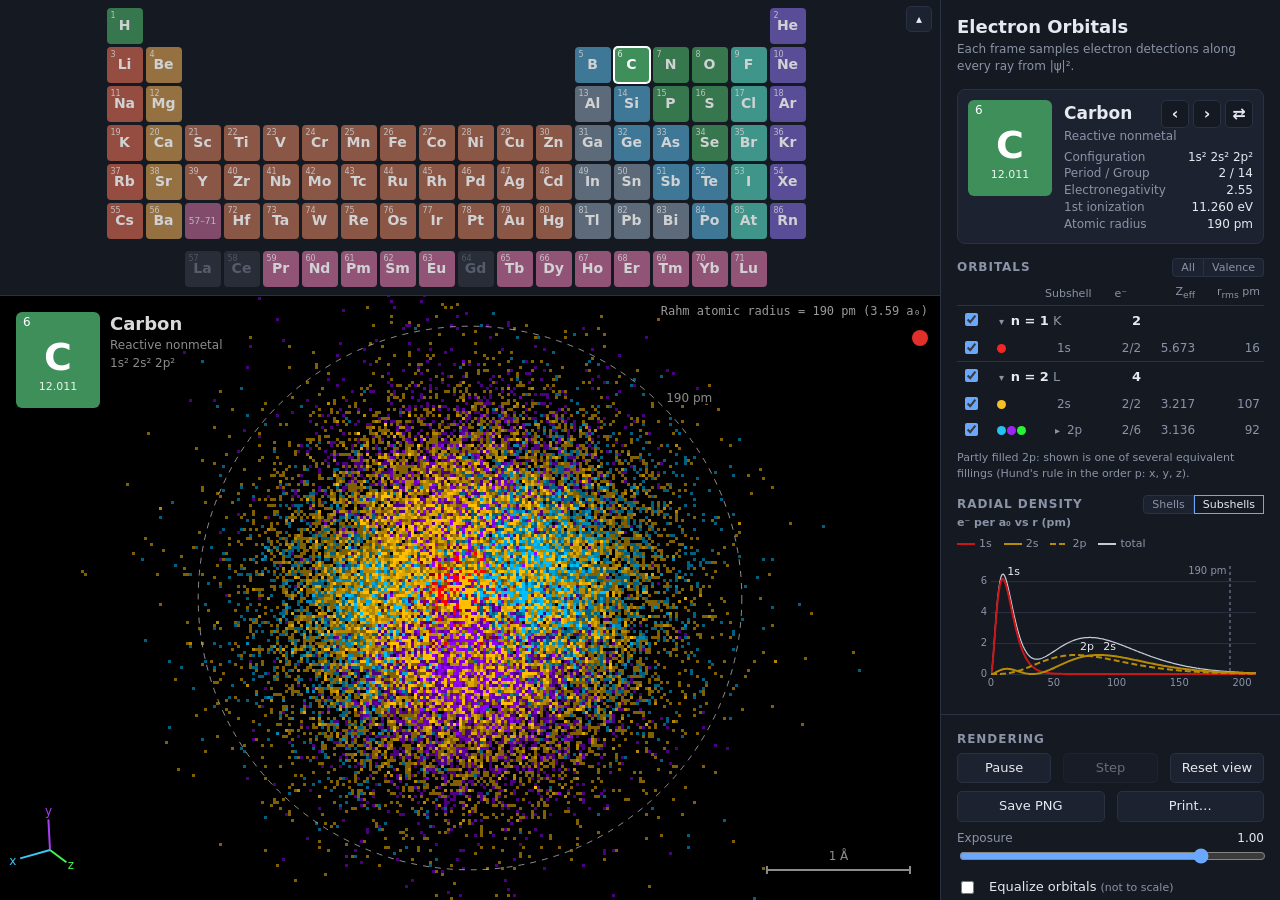
<file: index.html>
<!DOCTYPE html>
<html lang="en">
<head>
  <meta charset="utf-8">
  <meta name="viewport" content="width=device-width, initial-scale=1">
  <title>Electron Orbitals</title>
  <link rel="stylesheet" href="css/categories.css">
  <link rel="stylesheet" href="css/style.css">
</head>
<body>
  <main id="stage">
    <nav id="ptable" class="ptable" aria-label="Periodic table"></nav>
    <div id="recbar" class="recbar" hidden aria-label="Video rendering"></div>
    <div id="view">
      <canvas id="gl"></canvas>
      <canvas id="overlay"></canvas>
      <button id="rec-dot" class="rec-dot" title="Render a video" aria-label="Render a video" aria-pressed="false"></button>
      <div id="error" hidden></div>
    </div>
  </main>

  <aside id="panel">
    <header>
      <h1>Electron Orbitals</h1>
      <p class="sub">Each frame samples electron detections along every ray from |ψ|².</p>
    </header>

    <section id="element-card" class="card"></section>

    <section>
      <div class="h2-row">
        <h2>Orbitals</h2>
        <div class="seg">
          <button id="show-all" title="Show every orbital">All</button>
          <button id="show-valence" title="Show only the outer shell (and an open d subshell)">Valence</button>
        </div>
      </div>
      <table id="legend">
        <thead>
          <tr><th></th><th></th><th>Subshell</th><th>e⁻</th><th class="num">Z<sub>eff</sub></th><th class="num" title="RMS radius √⟨r²⟩">r<sub>rms</sub> pm</th></tr>
        </thead>
        <tbody></tbody>
      </table>
      <p id="fill-note" class="note" hidden></p>
    </section>

    <section>
      <div class="h2-row">
        <h2>Radial density <span class="h2-unit">e⁻ per a₀ vs r (pm)</span></h2>
        <div class="seg">
          <button id="radial-shells" title="One curve per shell n">Shells</button>
          <button id="radial-subshells" title="One curve per subshell">Subshells</button>
          <button id="radial-compare" title="Total radial density of both atoms" hidden>A vs B</button>
        </div>
      </div>
      <div id="radial-legend" class="radial-legend"></div>
      <div class="radial-wrap">
        <canvas id="radial" role="img"
                aria-label="Radial electron density of each subshell and the total versus distance from the nucleus"></canvas>
        <div id="radial-tip" class="radial-tip" hidden></div>
      </div>
    </section>

    <section class="controls">
      <h2>Rendering</h2>
      <div class="row buttons">
        <button id="pause">Pause</button>
        <button id="step">Step</button>
        <button id="reset-view">Reset view</button>
      </div>
      <div class="row buttons">
        <button id="save-png" title="Download the current frame (with the overlay if shown) as a PNG (s)">Save PNG</button>
        <button id="print-page" title="Open a printable page: this view on white, boxed, with space for notes and the element details (p)">Print…</button>
      </div>
      <label class="slider">
        <span>Exposure <output id="exposure-val"></output></span>
        <input id="exposure" type="range" min="0" max="100" step="0.5"
               title="Mean detections per pixel per frame (if the whole atom were in view)">
      </label>
      <label class="row" title="Scale each orbital so its peak expected count is the same. Brightens the outer orbitals relative to the dense 1s core (relative densities are no longer to scale).">
        <input type="checkbox" id="equalize"> Equalize orbitals <span class="hint">(not to scale)</span>
      </label>
      <label class="row" title="Use the same scale for every element (sized to the largest atom) so atom sizes can be compared.">
        <input type="checkbox" id="fixed-scale"> Fixed scale <span class="hint">(compare sizes)</span>
      </label>
      <label class="row" title="Show only the half of the electron cloud behind a plane through the nucleus, parallel to the screen (at double brightness). Rotate the atom to see its depth structure. (c)">
        <input type="checkbox" id="cut"> Cut away front half <span class="hint">(behind the nucleus)</span>
      </label>
      <div class="row" title="Nearest (default) shows only the orbital whose detection is nearest to you, like an opaque surface (with the cut-away: the cloud just behind the cut). Blend mixes the colors of every orbital detected along a line of sight. (n)">
        <span>Color</span>
        <label><input type="radio" name="colormode" value="nearest"> Nearest</label>
        <label><input type="radio" name="colormode" value="blend"> Blend</label>
      </div>
      <label class="row" title="What the colors show. Shape: each orbital's angular shape (p_x, p_y, p_z, …), inner shells paler. Gray: brightness only. Subshell: s red, p blue, d green, f violet, inner shells paler. Shell: the shell n, in the radial chart's colors. Core / valence: inner electrons blue, valence amber. Nearest color only — Phase: the sign of the wavefunction at each detection (red +, blue −; which lobe is + is a convention, the pattern is not). Momentum: the local RMS momentum at each detection, slow blue to fast amber.">
        <span>Palette</span>
        <select id="scheme">
          <option value="shape">Shape</option>
          <option value="gray">Gray</option>
          <option value="subshell">Subshell (s p d f)</option>
          <option value="shell">Shell (n)</option>
          <option value="valence">Core / valence</option>
          <option value="phase">Phase (sign of ψ)</option>
          <option value="momentum">Momentum (local)</option>
        </select>
      </label>
      <div id="palette-key" class="palette-key" hidden></div>
      <p id="palette-note" class="note" hidden>Phase and momentum color each detection, so they need Nearest color; Blend shows Shape.</p>
      <div class="row" id="streak-row" title="Nearest color only. Draws each detection as a short line along the electron's momentum at that point: its local momentum spread, from the Wigner function (T = −½ ∇∇ ln|ψ|). Local: a random momentum with that spread. Axis: the spread's main axis. Lines have no arrow (+p and −p are equally likely); lengths are relative to each orbital's typical momentum. (m)">
        <span>Momentum</span>
        <label><input type="radio" name="streakmode" value="off"> Off</label>
        <label><input type="radio" name="streakmode" value="local"> Local</label>
        <label><input type="radio" name="streakmode" value="axis"> Axis</label>
      </div>
      <div class="row" id="fog-row" title="Nearest color only. Dims each detection by its depth, falling off with distance squared (Gaussian fog): full brightness at the front of the atom (its atomic radius, or the cut plane), fading toward the back; higher strength fades sooner. A visual cue for depth, not physics. Denser lines of sight tend to have nearer detections, so fog also brightens dense regions slightly. (f)">
        <label><input type="checkbox" id="fog"> Depth fog</label>
        <input id="fog-strength" type="range" min="0.1" max="1" step="0.05" aria-label="Depth fog strength">
        <output id="fog-val"></output>
      </div>
      <p id="streak-note" class="note" hidden>Momentum lines: the spread of momentum at each detection (Wigner function), relative to each orbital's typical momentum — what a momentum measurement there would tend to find, not a path. Where that spread is partly negative (near some nodes), only its positive part is drawn.</p>
      <label class="slider">
        <span>Counts for full brightness <output id="kmax-val"></output></span>
        <input id="kmax" type="range" min="1" max="20" step="0.5">
      </label>
      <label class="slider">
        <span>Tone gamma <output id="gamma-val"></output></span>
        <input id="gamma" type="range" min="0.2" max="1.5" step="0.05"
               title="brightness = (count / full)^gamma; lower lifts single detections">
      </label>
      <div class="row">
        <span>Background</span>
        <label><input type="radio" name="bgmode" value="dark"> Dark</label>
        <label><input type="radio" name="bgmode" value="white"> White</label>
      </div>
      <div class="row" title="Noise resolution. Full renders one sample per device pixel; Half renders at half resolution with crisp 2x2 grains. Auto drops resolution only if frames are slow.">
        <span>Resolution</span>
        <label><input type="radio" name="resmode" value="auto"> Auto</label>
        <label><input type="radio" name="resmode" value="full"> Full</label>
        <label><input type="radio" name="resmode" value="half"> Half</label>
      </div>
      <div id="perf" class="perf" aria-live="off"></div>
      <div class="row">
        <label title="seed = frame number"><input type="checkbox" id="debug-seed"> Debug seed</label>
        <label><input type="checkbox" id="show-overlay"> Overlay</label>
      </div>
    </section>

    <footer>
      <p>Drag to rotate · scroll to zoom · ←/→ change element · space pause · r reset · s save PNG · c cut away · n nearest / blend color · m momentum lines · f depth fog.
      Shift-click (or long-press) an element to compare it side by side.</p>
      <p>Hydrogen-like orbitals with Clementi–Raimondi Z<sub>eff</sub>; fixed orientation.</p>
      <p class="links">
        <a href="https://github.com/donniet/electron_orbitals_webgl#readme" target="_blank" rel="noopener">About, data sources and limits</a> ·
        <a href="https://github.com/donniet/electron_orbitals_webgl" target="_blank" rel="noopener">Source code</a> (AGPL-3.0)
      </p>
    </footer>
  </aside>

  <script type="module" src="js/main.js"></script>
</body>
</html>
</file>
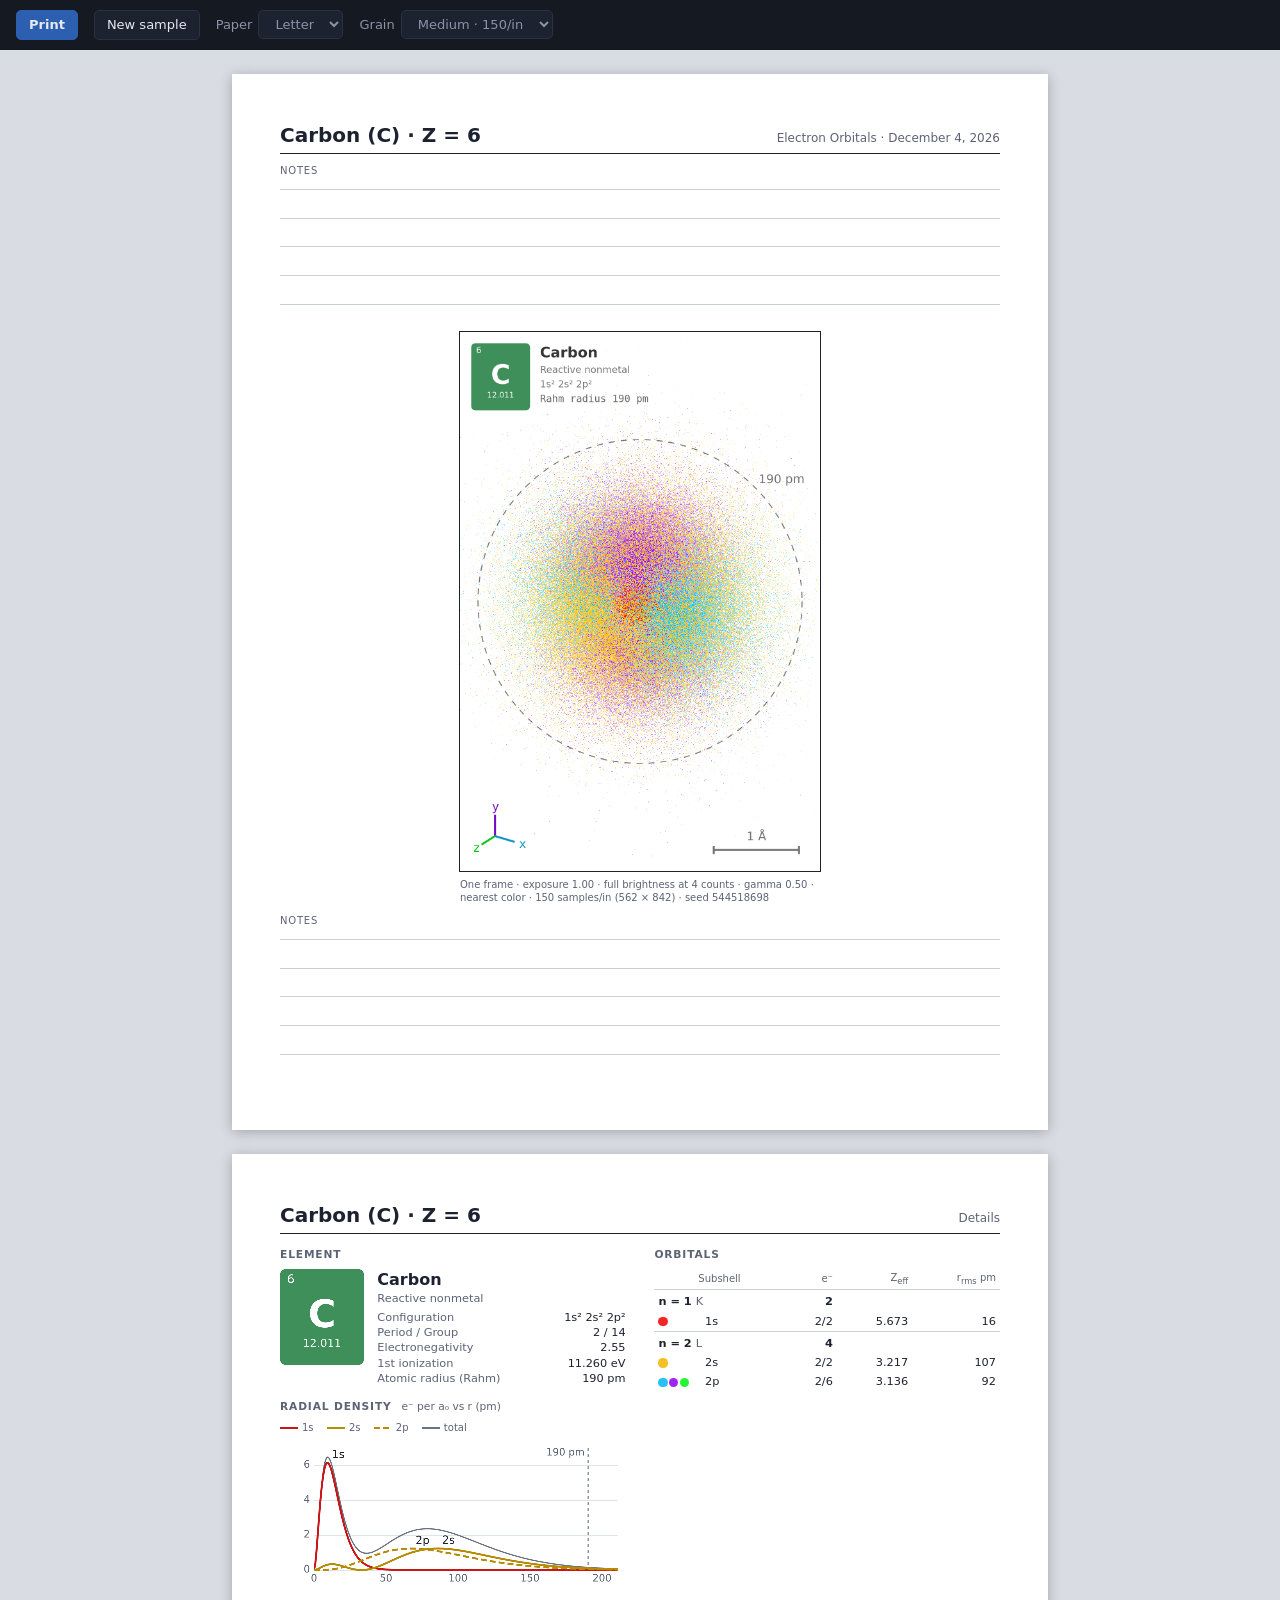
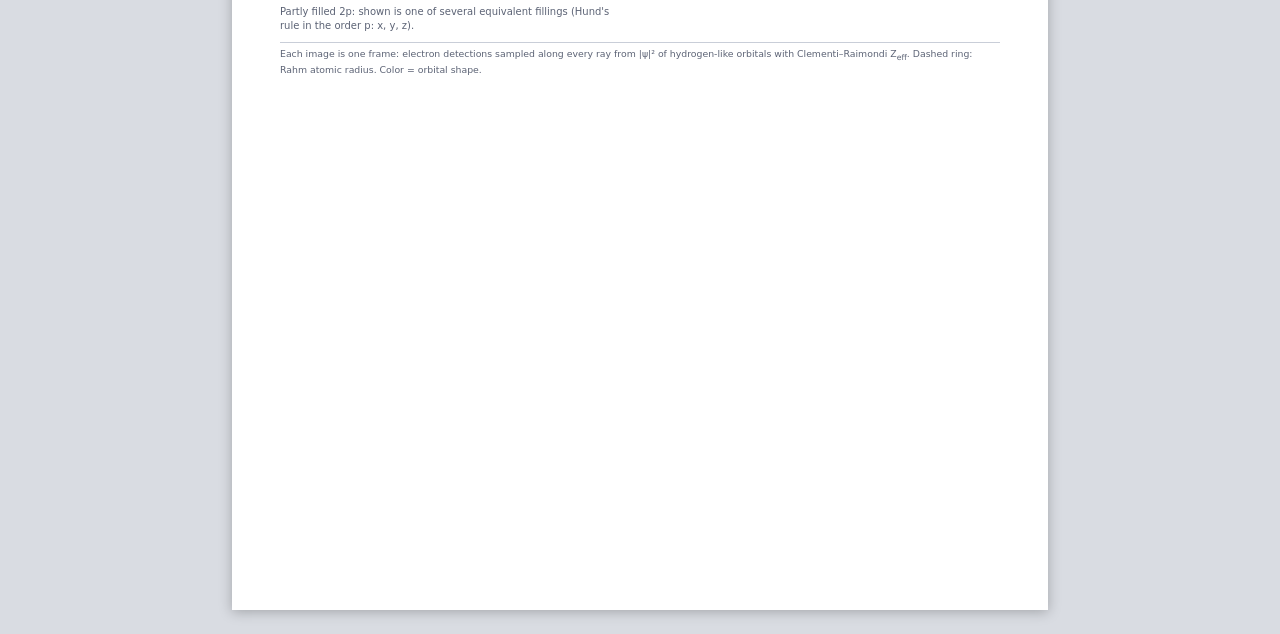
<file: print.html>
<!DOCTYPE html>
<html lang="en">
<head>
  <meta charset="utf-8">
  <meta name="viewport" content="width=device-width, initial-scale=1">
  <title>Electron Orbitals · Print</title>
  <link rel="stylesheet" href="css/categories.css">
  <link rel="stylesheet" href="css/print.css">
  <style id="page-size"></style>
</head>
<body>
  <!-- Screen only: the print settings. Opened from the app's Print button,
       which passes the current view in the URL. -->
  <div id="toolbar" class="toolbar">
    <button id="do-print" class="primary">Print</button>
    <button id="resample" title="Draw a new random sample of detections">New sample</button>
    <label>Paper
      <select id="paper">
        <option value="letter">Letter</option>
        <option value="a4">A4</option>
      </select>
    </label>
    <label title="Noise samples per inch on paper (the image itself is 300 pixels per inch)">Grain
      <select id="grain">
        <option value="1">Fine · 300/in</option>
        <option value="2">Medium · 150/in</option>
        <option value="4">Coarse · 75/in</option>
      </select>
    </label>
    <span id="status" class="status" aria-live="polite"></span>
  </div>

  <!-- Page 1: notes, the boxed simulation, notes (the notes share the
       space the image leaves). Page 2: the details. -->
  <article class="sheet page1">
    <header class="head">
      <h1 class="title"></h1>
      <span class="head-right">Electron Orbitals · <span id="date"></span></span>
    </header>

    <section class="notes" aria-label="Notes"><span class="notes-label">Notes</span></section>

    <figure class="sim">
      <div id="sim-box" class="sim-box">
        <img id="sim-img" alt="">
        <div id="error" class="error" hidden></div>
      </div>
      <figcaption id="caption" class="caption"></figcaption>
    </figure>

    <section class="notes" aria-label="Notes"><span class="notes-label">Notes</span></section>
  </article>

  <article class="sheet page2">
    <header class="head">
      <h1 class="title"></h1>
      <span class="head-right">Details</span>
    </header>

    <div class="details">
      <div class="col">
        <section>
          <h2>Element</h2>
          <div id="element-card" class="card"></div>
        </section>
        <section class="radial-sec">
          <h2>Radial density <span class="h2-unit">e⁻ per a₀ vs r (pm)</span></h2>
          <div id="radial-legend" class="radial-legend"></div>
          <canvas id="radial" role="img"
                  aria-label="Radial electron density of each subshell and the total versus distance from the nucleus"></canvas>
        </section>
        <p id="model-notes" class="note"></p>
      </div>
      <div class="col">
        <section>
          <h2>Orbitals</h2>
          <table id="legend" class="legend"></table>
          <p id="hidden-note" class="note" hidden></p>
        </section>
      </div>
    </div>

    <footer class="foot">
      Each image is one frame: electron detections sampled along every ray from |ψ|² of
      hydrogen-like orbitals with Clementi–Raimondi Z<sub>eff</sub>. Dashed ring: Rahm atomic
      radius. Color = orbital shape.
    </footer>
  </article>

  <script type="module" src="js/print.js"></script>
</body>
</html>
</file>
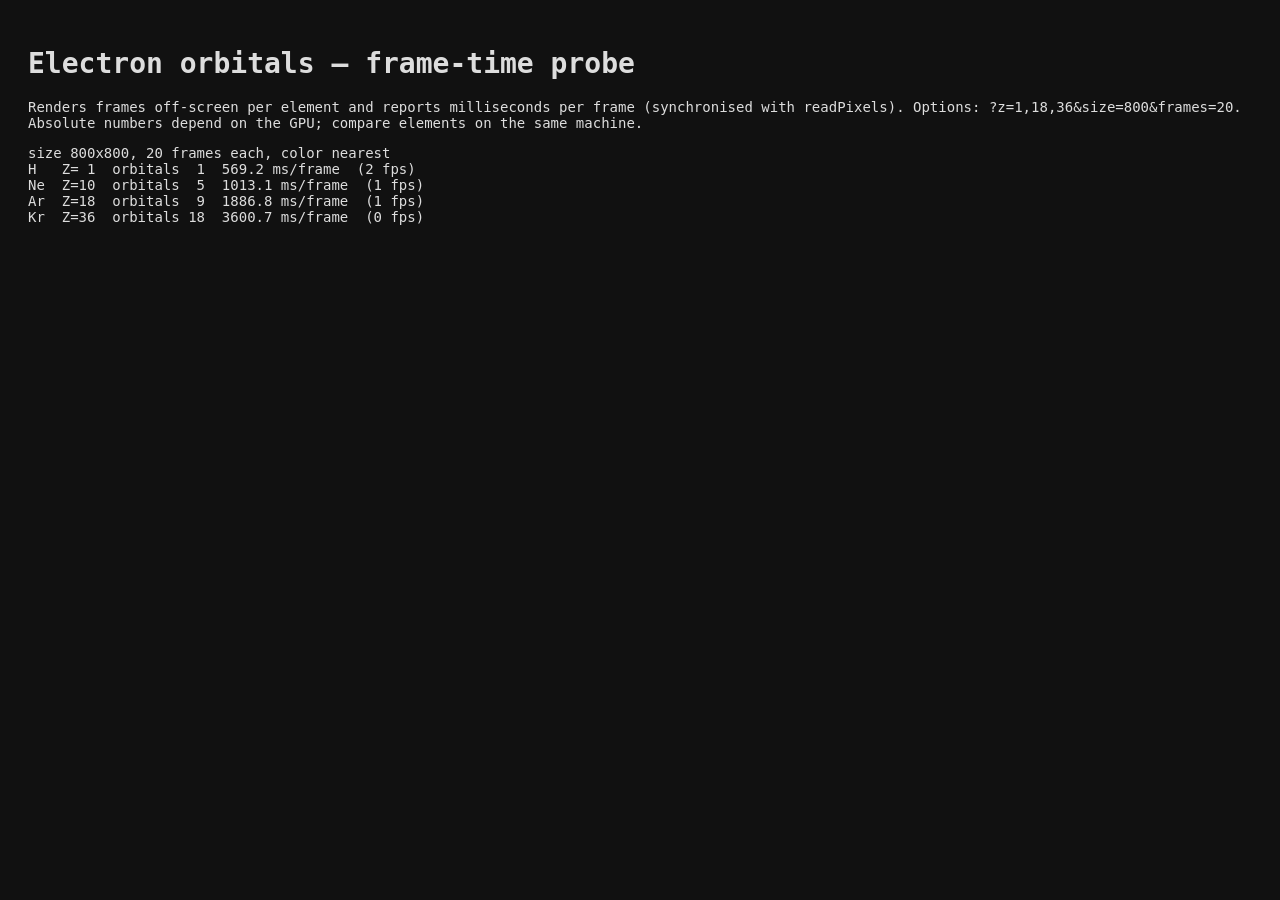
<file: tests/bench.html>
<!DOCTYPE html>
<html lang="en">
<head>
  <meta charset="utf-8">
  <title>bench…</title>
  <style>
    body { font: 14px ui-monospace, monospace; background: #111; color: #ddd; padding: 20px; }
  </style>
</head>
<body>
  <h1>Electron orbitals – frame-time probe</h1>
  <p>Renders frames off-screen per element and reports milliseconds per frame
     (synchronised with readPixels). Options: <code>?z=1,18,36&amp;size=800&amp;frames=20</code>.
     Absolute numbers depend on the GPU; compare elements on the same machine.</p>
  <pre id="out">running…</pre>
  <script type="module" src="bench.js"></script>
</body>
</html>
</file>
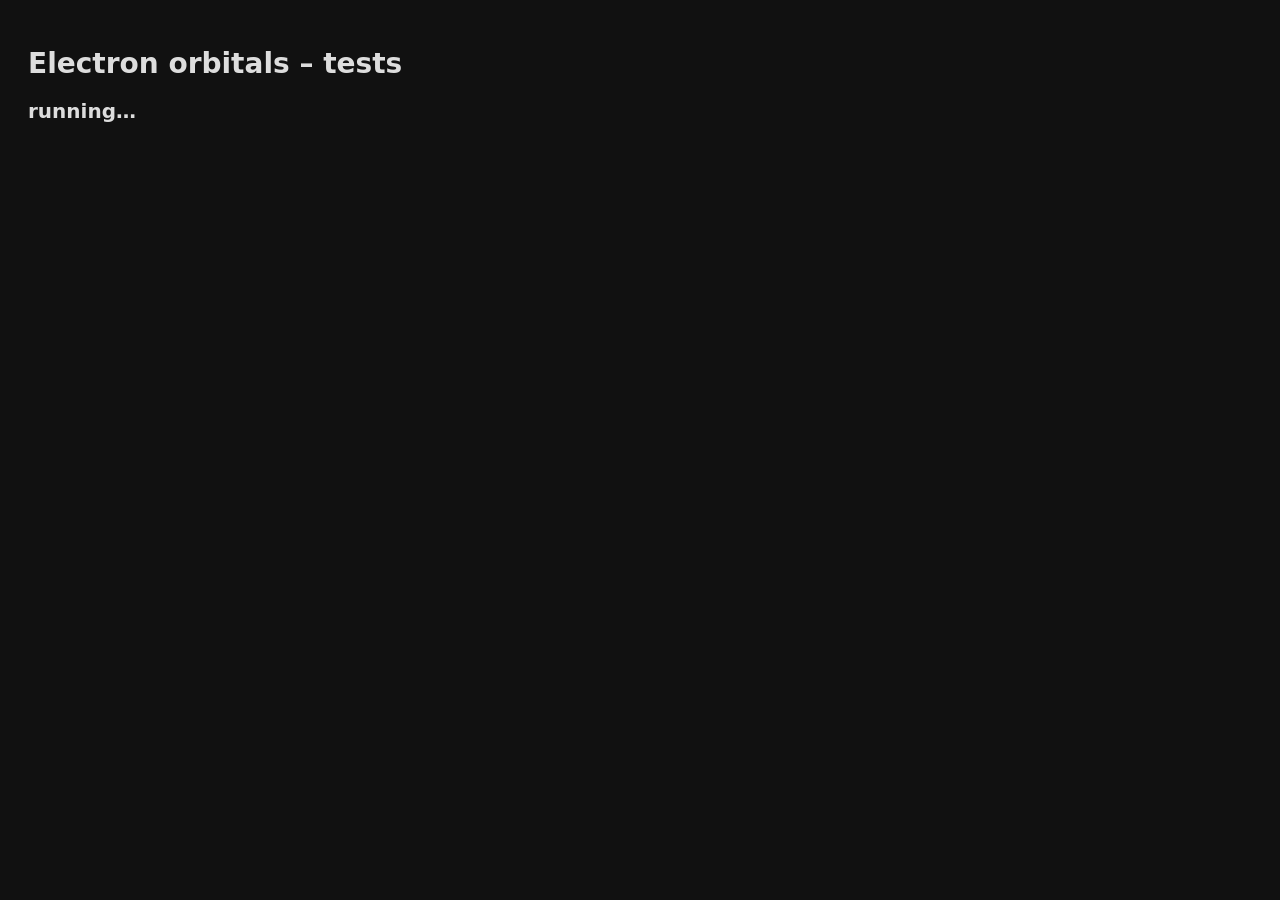
<file: tests/test.html>
<!DOCTYPE html>
<html lang="en">
<head>
  <meta charset="utf-8">
  <title>running…</title>
  <style>
    body { font: 14px system-ui, sans-serif; background: #111; color: #ddd; padding: 20px; }
    li { margin: 2px 0; font-family: ui-monospace, monospace; }
    .ok { color: #7c7; }
    .fail { color: #f77; }
    #summary { font-size: 20px; font-weight: 600; }
  </style>
</head>
<body>
  <h1>Electron orbitals – tests</h1>
  <div id="summary">running…</div>
  <ul id="results"></ul>
  <script type="module" src="tests.js"></script>
  <script>
    window.addEventListener('error', e => {
      document.getElementById('summary').textContent = 'ERROR ' + e.message;
      document.title = 'ERROR ' + e.message;
    });
  </script>
</body>
</html>
</file>
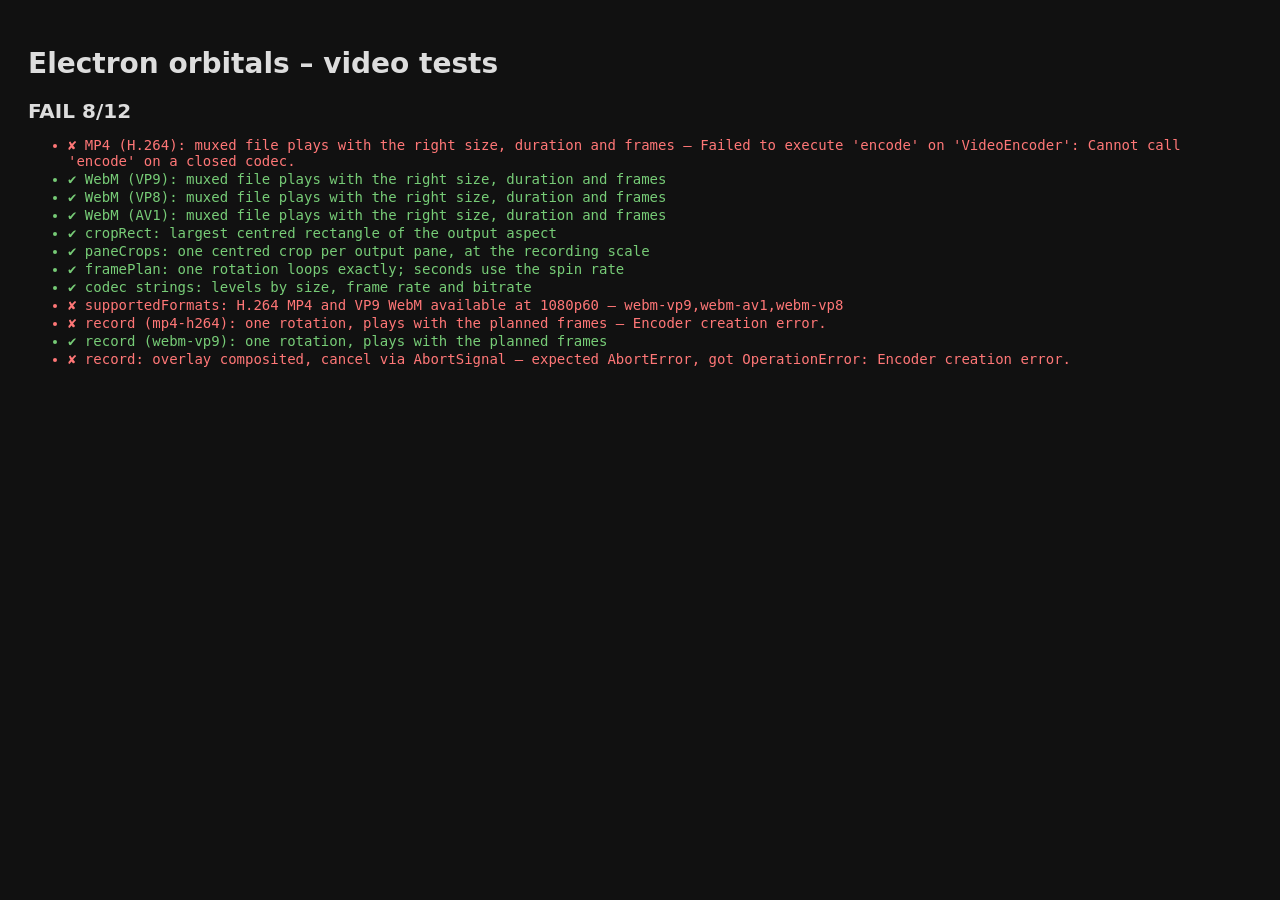
<file: tests/video.html>
<!DOCTYPE html>
<html lang="en">
<head>
  <meta charset="utf-8">
  <title>running…</title>
  <style>
    body { font: 14px system-ui, sans-serif; background: #111; color: #ddd; padding: 20px; }
    li { margin: 2px 0; font-family: ui-monospace, monospace; }
    .ok { color: #7c7; }
    .fail { color: #f77; }
    #summary { font-size: 20px; font-weight: 600; }
  </style>
</head>
<body>
  <h1>Electron orbitals – video tests</h1>
  <div id="summary">running…</div>
  <ul id="results"></ul>
  <script type="module" src="video.js"></script>
  <script>
    window.addEventListener('error', e => {
      document.getElementById('summary').textContent = 'ERROR ' + e.message;
      document.title = 'ERROR ' + e.message;
    });
  </script>
</body>
</html>
</file>
<file: css/categories.css>
/* Periodic-table category colors, shared by the app and the print page.
   js/tile.js reads them (--cat-<slug>) to draw element tiles. */
:root {
  --cat-reactive-nonmetal: #3f8f5a;
  --cat-noble-gas: #6b5bb5;
  --cat-alkali-metal: #b55b4a;
  --cat-alkaline-earth-metal: #b5884a;
  --cat-metalloid: #4a8fb5;
  --cat-halogen: #4ab5a3;
  --cat-lanthanide: #b0628c;
  --cat-post-transition-metal: #6f7f8f;
  --cat-transition-metal: #a8664e;
}
</file>
<file: css/style.css>
/* Category colors (--cat-*) live in categories.css. */
:root {
  --bg: #0b0d12;
  --panel: #151922;
  --panel-2: #1d2230;
  --fg: #e6e9f0;
  --muted: #8b93a7;
  --accent: #6aa8ff;
  --border: #2a3142;
}

* { box-sizing: border-box; }

html, body {
  margin: 0;
  height: 100%;
  background: var(--bg);
  color: var(--fg);
  font: 14px/1.4 system-ui, -apple-system, "Segoe UI", sans-serif;
}

body {
  display: flex;
  overflow: hidden;
}

/* ---------------------------------------------------------------- stage */
#stage {
  flex: 1;
  min-width: 0;
  display: flex;
  flex-direction: column;
  background: var(--bg);
}
#view {
  position: relative;
  overflow: hidden;
  flex: 1;
  min-height: 0;
  background: #000;
}
body.mode-white #view { background: #fff; }

#view canvas {
  position: absolute;
  inset: 0;
  width: 100%;
  height: 100%;
  display: block;
}
#gl { cursor: grab; touch-action: none; }
#gl.dragging { cursor: grabbing; }
#overlay { pointer-events: none; }

#error {
  position: absolute;
  inset: 40% 10% auto;
  padding: 16px;
  background: #3a1d1d;
  border: 1px solid #a33;
  white-space: pre-wrap;
  font-family: ui-monospace, monospace;
}

/* ---------------------------------------------------------------- panel */
#panel {
  width: 340px;
  flex: none;
  overflow-y: auto;
  background: var(--panel);
  border-left: 1px solid var(--border);
  padding: 14px 16px;
  display: flex;
  flex-direction: column;
  gap: 14px;
}

h1 { font-size: 18px; margin: 0; }
h2 {
  font-size: 12px;
  text-transform: uppercase;
  letter-spacing: 0.08em;
  color: var(--muted);
  margin: 0 0 6px;
}
.sub { margin: 2px 0 0; color: var(--muted); font-size: 12px; }

footer { color: var(--muted); font-size: 11px; margin-top: auto; }
footer p { margin: 0 0 4px; }
footer a { color: var(--accent); }

/* Rendering controls, set apart from the physical data above by a
   full-width divider (bleeds through the panel's 16px side padding). */
.controls {
  border-top: 1px solid var(--border);
  margin: 4px -16px 0;
  padding: 16px 16px 0;
}

/* ---------------------------------------------------------------- recording */
/* Red dot over the view (top-right, below the radius label). It blinks while
   the recording controls are open and is hidden while a video renders. */
.rec-dot {
  position: absolute; top: 34px; right: 12px; z-index: 1;
  width: 16px; height: 16px; padding: 0;
  border: 0; border-radius: 50%;
  background: #e0302a; cursor: pointer;
}
.rec-dot:hover { transform: scale(1.15); }
.rec-dot:disabled { opacity: 0.35; cursor: not-allowed; transform: none; }
.rec-dot[hidden] { display: none; }
.rec-dot.blink { animation: rec-blink 1s steps(2, jump-none) infinite; }
@keyframes rec-blink { 50% { opacity: 0.25; } }
@media (prefers-reduced-motion: reduce) { .rec-dot.blink { animation: none; outline: 2px solid #e0302a; outline-offset: 2px; } }

/* Recording controls: take the periodic-table strip's place, at the height
   of the collapsed strip (set from JS: it depends on the layout). Compact
   controls wrap onto two rows where they fit; otherwise (.one-row, narrow
   screens) they stay on one row that scrolls sideways. */
.ptable[hidden] { display: none; }
.recbar {
  display: flex; flex-wrap: wrap; align-items: center; align-content: center; gap: 4px 14px;
  padding: 4px 10px; overflow: hidden;
  background: var(--panel); border-bottom: 1px solid var(--border);
  font-size: 12px;
}
.recbar > * { flex: none; }
.recbar.one-row { flex-wrap: nowrap; overflow-x: auto; overflow-y: hidden; white-space: nowrap; }
/* ...with the action buttons pinned to the right edge, so Record / Close /
   Cancel stay reachable while the other controls scroll beneath them. */
.recbar.one-row .rb-actions {
  position: sticky; right: -10px; z-index: 1;
  margin-right: -10px; padding: 0 10px 0 12px;
  background: linear-gradient(to right, transparent, var(--panel) 10px);
}
.recbar[hidden] { display: none; }
.recbar .rb-title { font-weight: 600; }
.recbar .rb-title::before { content: '●'; color: #e0302a; margin-right: 6px; }
.recbar .rb-field { display: flex; align-items: center; gap: 5px; }
.recbar .rb-field > span:first-child { color: var(--muted); }
.recbar .rb-radios { display: inline-flex; gap: 8px; align-items: center; }
.recbar .rb-radios input { margin: 0 2px 0 0; }
.recbar .rb-muted { color: var(--muted); }
.recbar .rb-warn { color: #f0a050; }
.recbar .rb-num { width: 4.5em; }
.recbar select, #scheme, .recbar input[type=number] {
  background: var(--panel-2); color: var(--fg); border: 1px solid var(--border);
  border-radius: 4px; padding: 1px 3px; font: inherit;
}
.recbar .rb-actions { display: inline-flex; gap: 6px; margin-left: auto; }
.recbar button, .recbar .rb-download {
  background: var(--panel-2); color: var(--fg); border: 1px solid var(--border);
  border-radius: 5px; padding: 2px 9px; font: inherit; cursor: pointer; text-decoration: none;
}
.recbar button:hover:not(:disabled), .recbar .rb-download:hover { border-color: var(--accent); }
.recbar button:disabled { opacity: 0.4; cursor: default; }
.recbar .rb-primary { border-color: var(--accent); }
.recbar progress { flex: 1 1 auto; min-width: 120px; height: 10px; accent-color: #e0302a; }

/* ---------------------------------------------------------------- periodic table */
.ptable {
  display: grid;
  grid-template-columns: repeat(18, minmax(0, 36px));
  justify-content: center;
  gap: 3px;
  padding: 8px 40px 8px 12px;
  position: relative;
  border-bottom: 1px solid var(--border);
  background: var(--panel);
}
.pt-cell {
  position: relative;
  aspect-ratio: 1;
  border: 1px solid transparent;
  border-radius: 4px;
  color: #fff;
  cursor: pointer;
  padding: 0;
  font: inherit;
  opacity: 0.8;
}
.pt-cell:hover { opacity: 1; }
.pt-cell.active { opacity: 1; border-color: #fff; box-shadow: 0 0 0 1px #fff; }
.pt-cell.second { opacity: 1; border: 1px dashed #fff; }   /* side-by-side comparison atom */
.pt-cell[data-badge]::after {               /* A / B badges while comparing */
  content: attr(data-badge);
  position: absolute; top: -6px; right: -6px; z-index: 1;
  width: 14px; height: 14px; border-radius: 50%;
  background: #fff; color: #111;
  font: 700 9px/14px system-ui, sans-serif; text-align: center;
}
.pt-cell { -webkit-touch-callout: none; user-select: none; -webkit-user-select: none; }
.ptable.picking .pt-cell:not(.unsupported):not(.peek):not(.active) { outline: 1px solid var(--accent); }
.pick-hint {
  position: absolute; top: 6px; right: 40px;
  padding: 3px 8px; border-radius: 4px;
  background: var(--accent); color: #0b0d12; font: 600 11px system-ui, sans-serif;
  pointer-events: none;
}
.pick-hint[hidden] { display: none; }
.stepper .step.on { border-color: var(--accent); color: var(--accent); }
/* comparison card */
.card.cmp { display: block; }
.cmp-head { display: flex; align-items: flex-start; gap: 10px; }
.cmp-atom { position: relative; flex: 1; min-width: 0; display: flex; flex-direction: column; gap: 2px; }
.cmp-atom .badge {
  position: absolute; top: -6px; left: 42px; width: 16px; height: 16px; border-radius: 50%;
  background: #fff; color: #111; font: 700 10px/16px system-ui, sans-serif; text-align: center;
}
.cmp-name { font-weight: 600; font-size: 14px; }
.cmp-actions { flex-wrap: wrap; justify-content: flex-end; max-width: 64px; }
.cmp-table { width: 100%; border-collapse: collapse; font-size: 12px; margin-top: 8px; }
.cmp-table th { color: var(--muted); font-weight: 400; text-align: left; padding: 2px 4px 2px 0; }
.cmp-table thead th { font-weight: 600; color: var(--fg); }
.cmp-table td { padding: 2px 4px; text-align: right; }
.pt-cell[hidden] { display: none; }
/* Collapsed table: neighbouring rows as thin, faded slivers (click expands). */
.pt-cell.peek {
  aspect-ratio: auto;
  height: 7px;
  opacity: 0.3;
  border-radius: 2px;
  box-shadow: none;
  border-color: transparent;
  margin-top: 0;
}
.pt-cell.peek > span { display: none; }
.pt-cell.peek:hover { opacity: 0.6; }
.pt-cell.f-row { margin-top: 6px; }
.ptable.collapsed .pt-cell.f-row { margin-top: 0; }
.pt-marker { display: flex; align-items: center; justify-content: center; cursor: default; opacity: 0.7; }
.pt-marker .pt-sym { font-size: 9px; font-weight: 500; }
#ptable-toggle {
  position: absolute; top: 6px; right: 8px;
  width: 26px; height: 26px; padding: 0;
  background: var(--panel-2); color: var(--fg);
  border: 1px solid var(--border); border-radius: 5px;
  font: 12px/1 system-ui, sans-serif; cursor: pointer;
}
#ptable-toggle:hover { border-color: var(--accent); }
/* Elements the model can't represent (see data/elements.json unsupportedReason). */
.pt-cell.unsupported {
  background: #3a3f4b;
  color: #8b93a7;
  opacity: 0.55;
  cursor: not-allowed;
}
.pt-z { position: absolute; top: 1px; left: 3px; font-size: 8px; opacity: 0.85; }
.pt-sym { font-weight: 600; font-size: 14px; }

.cat-reactive-nonmetal { background: var(--cat-reactive-nonmetal); }
.cat-noble-gas { background: var(--cat-noble-gas); }
.cat-alkali-metal { background: var(--cat-alkali-metal); }
.cat-alkaline-earth-metal { background: var(--cat-alkaline-earth-metal); }
.cat-metalloid { background: var(--cat-metalloid); }
.cat-halogen { background: var(--cat-halogen); }
.cat-lanthanide { background: var(--cat-lanthanide); }
.cat-post-transition-metal { background: var(--cat-post-transition-metal); }
.cat-transition-metal { background: var(--cat-transition-metal); }

/* ---------------------------------------------------------------- element card */
.card {
  display: flex;
  gap: 12px;
  background: var(--panel-2);
  border: 1px solid var(--border);
  border-radius: 8px;
  padding: 10px;
}
.card-symbol {
  width: 84px;
  height: 96px;
  flex: none;
  display: block;
}
.card-info { flex: 1; min-width: 0; }
.card-name { font-size: 17px; font-weight: 600; }
.card-name-row { display: flex; align-items: center; justify-content: space-between; gap: 6px; }
.stepper { display: flex; gap: 4px; flex: none; }
.stepper .step {
  width: 28px; height: 28px; padding: 0;
  background: var(--panel); color: var(--fg);
  border: 1px solid var(--border); border-radius: 5px;
  font: 600 16px/1 system-ui, sans-serif; cursor: pointer;
}
.stepper .step:hover:not(:disabled) { border-color: var(--accent); }
.stepper .step:disabled { opacity: 0.35; cursor: default; }
.card-cat { color: var(--muted); font-size: 12px; margin-bottom: 4px; }
.info-row { display: flex; justify-content: space-between; gap: 8px; font-size: 12px; }
.info-row .k { color: var(--muted); }

/* ---------------------------------------------------------------- legend */
.h2-row { display: flex; align-items: baseline; justify-content: space-between; }
.seg { display: flex; gap: 0; }
.seg button {
  background: var(--panel-2); color: var(--muted); border: 1px solid var(--border);
  font: 11px system-ui, sans-serif; padding: 2px 8px; cursor: pointer;
}
.seg button:first-child { border-radius: 4px 0 0 4px; }
.seg button:last-child { border-radius: 0 4px 4px 0; border-left: 0; }
.seg button:hover { color: var(--fg); border-color: var(--accent); }
.seg button.on { color: var(--fg); background: var(--panel); border-color: var(--accent); }
#legend .caret {
  background: none; border: 0; color: var(--muted); cursor: pointer;
  font-size: 10px; padding: 0 4px 0 0; width: 14px;
}
#legend tr.child td { font-size: 12px; }
#legend tr.shell td { border-top: 1px solid var(--border); padding-top: 4px; font-weight: 600; }
#legend .orb-label { white-space: nowrap; }
#legend tr.shell .shell-letter { color: var(--muted); font-weight: 400; }
#legend tr.sub .orb-label { padding-left: 12px; }
#legend tr.child .orb-label { padding-left: 30px; }
.note { color: var(--muted); font-size: 11px; margin: 6px 0 0; }
#legend .swatches { white-space: nowrap; }
#legend .swatches .swatch { width: 9px; height: 9px; margin-right: 1px; }
#legend { width: 100%; border-collapse: collapse; font-size: 13px; }
#legend th { font-weight: 500; color: var(--muted); text-align: left; font-size: 11px; }
#legend td, #legend th { padding: 3px 4px; }
#legend .num { text-align: right; font-variant-numeric: tabular-nums; }
#legend tr.empty { opacity: 0.35; }
#legend .pips { letter-spacing: -2px; }
.swatch {
  display: inline-block;
  width: 14px;
  height: 14px;
  border-radius: 50%;
  vertical-align: middle;
}

/* ---------------------------------------------------------------- radial inset */
.h2-unit { text-transform: none; letter-spacing: 0; font-size: 11px; margin-left: 6px; }
.h2-row .h2-unit { display: block; margin: 2px 0 0; }
.radial-legend { display: flex; gap: 12px; font-size: 11px; color: var(--muted); margin-bottom: 4px; }
.rl-item svg, .radial-tip svg { vertical-align: middle; margin-right: 4px; }
.radial-legend { flex-wrap: wrap; row-gap: 2px; }
.radial-wrap { position: relative; }
#radial { display: block; width: 100%; height: 140px; cursor: crosshair; }
.radial-tip {
  position: absolute;
  pointer-events: none;
  background: var(--panel-2);
  border: 1px solid var(--border);
  border-radius: 6px;
  padding: 5px 8px;
  font-size: 11px;
  color: var(--fg);
  white-space: nowrap;
  box-shadow: 0 4px 12px rgba(0, 0, 0, 0.4);
}
.radial-tip .tt-head { color: var(--muted); margin-bottom: 2px; }
.radial-tip b { font-weight: 500; margin-left: 10px; float: right; font-variant-numeric: tabular-nums; }

/* ---------------------------------------------------------------- controls */
.slider { display: block; margin-bottom: 8px; }
.perf { color: var(--muted); font: 11px ui-monospace, monospace; margin: -2px 0 8px; min-height: 1em; }
.slider span { display: flex; justify-content: space-between; font-size: 12px; color: var(--muted); }
.slider output { color: var(--fg); font-variant-numeric: tabular-nums; }
.slider input { width: 100%; accent-color: var(--accent); }
.row { display: flex; align-items: center; gap: 12px; margin-bottom: 8px; font-size: 13px; }
.row > span { color: var(--muted); font-size: 12px; }
.row .hint { color: var(--muted); font-size: 11px; margin-left: -8px; }
.row.disabled label { opacity: 0.45; }
.buttons button {
  flex: 1;
  background: var(--panel-2);
  color: var(--fg);
  border: 1px solid var(--border);
  border-radius: 5px;
  padding: 5px 8px;
  font: inherit;
  cursor: pointer;
}
.buttons button:hover:not(:disabled) { border-color: var(--accent); }
.buttons button:disabled { opacity: 0.4; cursor: default; }
input[type=checkbox], input[type=radio] { accent-color: var(--accent); }

/* ---------------------------------------------------------------- portrait / narrow */
/* Stack the panel below the canvas; the stage stays pinned at the top while
   the panel scrolls underneath it. */
@media (orientation: portrait) and (max-width: 1024px), (max-width: 640px) {
  body {
    flex-direction: column;
    overflow-y: auto;
    height: auto;
    min-height: 100%;
  }
  #stage {
    position: sticky;
    top: 0;
    z-index: 2;
    flex: none;
  }
  #view {
    flex: none;
    height: min(100vw, 58svh);
  }
  #panel {
    width: auto;
    overflow: visible;
    border-left: 0;
    border-top: 1px solid var(--border);
  }
}

/* Compact strip on narrow or short screens. */
@media (orientation: portrait) and (max-width: 1024px), (max-width: 640px), (max-height: 520px) {
  .ptable {
    grid-template-columns: repeat(18, minmax(0, 26px));
    gap: 2px;
    padding: 6px 36px 6px 6px;
  }
  .pt-z { display: none; }
  .pt-sym { font-size: 11px; }
  .pt-cell { border-radius: 3px; }
}

/* Short screens (phones in landscape): smaller strip cells. */
@media (max-height: 520px) {
  .ptable { grid-template-columns: repeat(18, minmax(0, 22px)); padding: 4px 36px 4px 6px; }
  .pt-sym { font-size: 10px; }
}
#streak-note { margin: -2px 0 10px; }
#fog-row input[type=range] { flex: 1; min-width: 0; }
.palette-key { display: flex; flex-wrap: wrap; align-items: center; gap: 4px 12px; margin: -2px 0 8px; font-size: 12px; color: var(--muted); }
.palette-key .chip { display: inline-block; width: 10px; height: 10px; border-radius: 50%; margin-right: 4px; vertical-align: -1px; }
.palette-key .ramp { display: inline-block; width: 90px; height: 10px; border-radius: 5px; vertical-align: -1px; }
#palette-note { margin: -2px 0 8px; }
#fog-row output { min-width: 2.5em; text-align: right; font-size: 12px; color: var(--muted); }
.row.disabled output, .row.disabled input[type=range] { opacity: 0.45; }
</file>
<file: css/print.css>
/* Print page (print.html). On screen the sheet is shown at paper size on a
   grey desk with a toolbar; when printing only the sheet's content remains
   (the @page size and margins are set by js/print.js). --paper-w, --margin
   also come from there. */

:root {
  --ink: #1d2230;
  --muted: #5c6375;
  --rule: #c9ced8;
  --faint: #e6e9ef;
  --paper-w: 8.5in;
  --paper-h: 11in;
  --margin: 0.5in;
}

* { box-sizing: border-box; }

html, body {
  margin: 0;
  background: #d9dce2;
  color: var(--ink);
  font: 10pt/1.35 system-ui, -apple-system, "Segoe UI", sans-serif;
  /* Swatches, tiles and note rules are backgrounds: print them. */
  -webkit-print-color-adjust: exact;
  print-color-adjust: exact;
}

/* ---------------------------------------------------------------- toolbar */
.toolbar {
  position: sticky;
  top: 0;
  z-index: 1;
  display: flex;
  flex-wrap: wrap;
  align-items: center;
  gap: 10px 16px;
  padding: 10px 16px;
  background: #151922;
  color: #e6e9f0;
  font-size: 13px;
}
.toolbar button, .toolbar select {
  font: inherit;
  color: inherit;
  background: #1d2230;
  border: 1px solid #2a3142;
  border-radius: 5px;
  padding: 5px 12px;
  cursor: pointer;
}
.toolbar button:hover, .toolbar select:hover { border-color: #6aa8ff; }
.toolbar button.primary { background: #2c5fb0; border-color: #2c5fb0; font-weight: 600; }
.toolbar label { display: flex; align-items: center; gap: 6px; color: #8b93a7; }
.toolbar .status { color: #8b93a7; }

/* ---------------------------------------------------------------- sheet */
.sheet {
  width: var(--paper-w);
  min-height: var(--paper-h);
  margin: 24px auto;
  padding: var(--margin);
  background: #fff;
  box-shadow: 0 2px 12px rgba(0, 0, 0, 0.25);
}
/* Page 1 is exactly one page: header, notes, image, notes, with the two
   notes areas sharing whatever height the image leaves. */
.page1 {
  height: var(--paper-h);
  display: flex;
  flex-direction: column;
}
.page1 > * { flex: none; }
.page1 > .notes { flex: 1 1 0; min-height: 0.9in; height: auto; }
.page2 .head { margin-bottom: 0.15in; }

.head {
  display: flex;
  align-items: baseline;
  justify-content: space-between;
  gap: 12px;
  border-bottom: 1.5px solid var(--ink);
  padding-bottom: 3pt;
}
.head h1 { margin: 0; font-size: 15pt; font-weight: 650; }
.head-right { color: var(--muted); font-size: 9pt; white-space: nowrap; }

/* Ruled space for handwritten notes. */
.notes {
  position: relative;
  height: 1.2in;
  margin: 0.08in 0;
  background: repeating-linear-gradient(to bottom,
    transparent 0, transparent calc(0.3in - 0.75pt), var(--rule) calc(0.3in - 0.75pt), var(--rule) 0.3in);
}
.notes-label {
  position: absolute;
  top: 2pt;
  left: 0;
  color: var(--muted);
  font-size: 7.5pt;
  letter-spacing: 0.08em;
  text-transform: uppercase;
}

/* The simulation, in a box that marks exactly the bounds of the image. */
/* Width set by js/print.js: the content width, or one pane's for one atom. */
.sim { margin: 0 auto; max-width: 100%; break-inside: avoid; }
.sim-box {
  position: relative;
  outline: 1pt solid var(--ink);   /* outside the image: covers none of it */
  line-height: 0;
  background: #fff;
}
.sim-box img { display: block; width: 100%; height: auto; }
.sim-box img:not([src]) { aspect-ratio: 4 / 3; }
.caption { margin-top: 5pt; color: var(--muted); font-size: 7.5pt; line-height: 1.3; }
.error {
  position: absolute;
  inset: 0;
  display: flex;
  align-items: center;
  justify-content: center;
  padding: 1in;
  color: #b3261e;
  font-size: 10pt;
  line-height: 1.4;
  white-space: pre-wrap;
}
.error[hidden] { display: none; }

/* ---------------------------------------------------------------- details */
.details {
  display: grid;
  grid-template-columns: 1fr 1fr;
  gap: 0.3in;
}
.details section { break-inside: avoid; margin-bottom: 0.14in; }
h2 {
  margin: 0 0 5pt;
  font-size: 8pt;
  font-weight: 600;
  letter-spacing: 0.08em;
  text-transform: uppercase;
  color: var(--muted);
}
.h2-unit { text-transform: none; letter-spacing: 0; font-weight: 400; margin-left: 4pt; }

.card { display: flex; gap: 10pt; align-items: flex-start; }
.card.cmp { display: block; }
.tile { display: block; flex: none; }
.card-info { flex: 1; min-width: 0; }
.card-name { font-size: 12pt; font-weight: 600; }
.card-cat { color: var(--muted); font-size: 8.5pt; margin-bottom: 3pt; }
.info-row { display: flex; justify-content: space-between; gap: 8pt; font-size: 8.5pt; }
.info-row .k { color: var(--muted); white-space: nowrap; }
.info-row .v { text-align: right; }

.cmp-head { display: flex; gap: 10pt; }
.cmp-atom { position: relative; flex: 1; display: flex; gap: 6pt; align-items: flex-start; }
.cmp-atom .badge {
  position: absolute; left: -5pt; top: -5pt;
  width: 13pt; height: 13pt; border-radius: 50%;
  background: var(--ink); color: #fff;
  font: 700 7.5pt/13pt system-ui, sans-serif; text-align: center;
}
.cmp-table { width: 100%; border-collapse: collapse; font-size: 8.5pt; margin-top: 6pt; }
.cmp-table th { color: var(--muted); font-weight: 400; text-align: left; padding: 1.5pt 4pt 1.5pt 0; }
.cmp-table thead th { font-weight: 600; color: var(--ink); text-align: right; }
.cmp-table td { padding: 1.5pt 0 1.5pt 4pt; text-align: right; }

.legend { width: 100%; border-collapse: collapse; font-size: 8.5pt; }
.legend th { font-weight: 500; color: var(--muted); text-align: left; font-size: 7.5pt; }
.legend td, .legend th { padding: 1.5pt 3pt; }
.legend .num { text-align: right; font-variant-numeric: tabular-nums; }
.legend tr.shell td { border-top: 0.75pt solid var(--rule); padding-top: 3pt; font-weight: 600; }
.legend .shell-letter { color: var(--muted); font-weight: 400; }
.legend tr.sub .orb-label { padding-left: 8pt; white-space: nowrap; }
.legend tr.hidden td { color: var(--muted); }
.legend tr.hidden .swatch { opacity: 0.35; }
.legend .tag { color: var(--muted); font-size: 7pt; font-style: italic; }
.legend .swatches { white-space: nowrap; width: 1%; }
.swatch {
  display: inline-block;
  width: 7pt;
  height: 7pt;
  margin-right: 1pt;
  border-radius: 50%;
  vertical-align: middle;
}

.radial-legend {
  display: flex; flex-wrap: wrap; gap: 2pt 10pt;
  font-size: 7.5pt; color: var(--muted); margin-bottom: 3pt;
}
.rl-item svg { vertical-align: middle; margin-right: 3pt; }
#radial { display: block; width: 100%; height: 1.6in; }

.note { color: var(--muted); font-size: 7.5pt; margin: 4pt 0 0; }
.note[hidden] { display: none; }
.foot {
  margin-top: 0.1in;
  padding-top: 4pt;
  border-top: 0.75pt solid var(--rule);
  color: var(--muted);
  font-size: 7pt;
  break-inside: avoid;
}

/* ---------------------------------------------------------------- print */
@media print {
  html, body { background: #fff; }
  .toolbar { display: none; }
  .sheet { width: auto; min-height: 0; margin: 0; padding: 0; box-shadow: none; }
  /* The page box minus a little slack, so rounding never spills page 1
     onto a second sheet. */
  .page1 { height: calc(var(--paper-h) - 2 * var(--margin) - 0.05in); break-after: page; }
}
</file>
